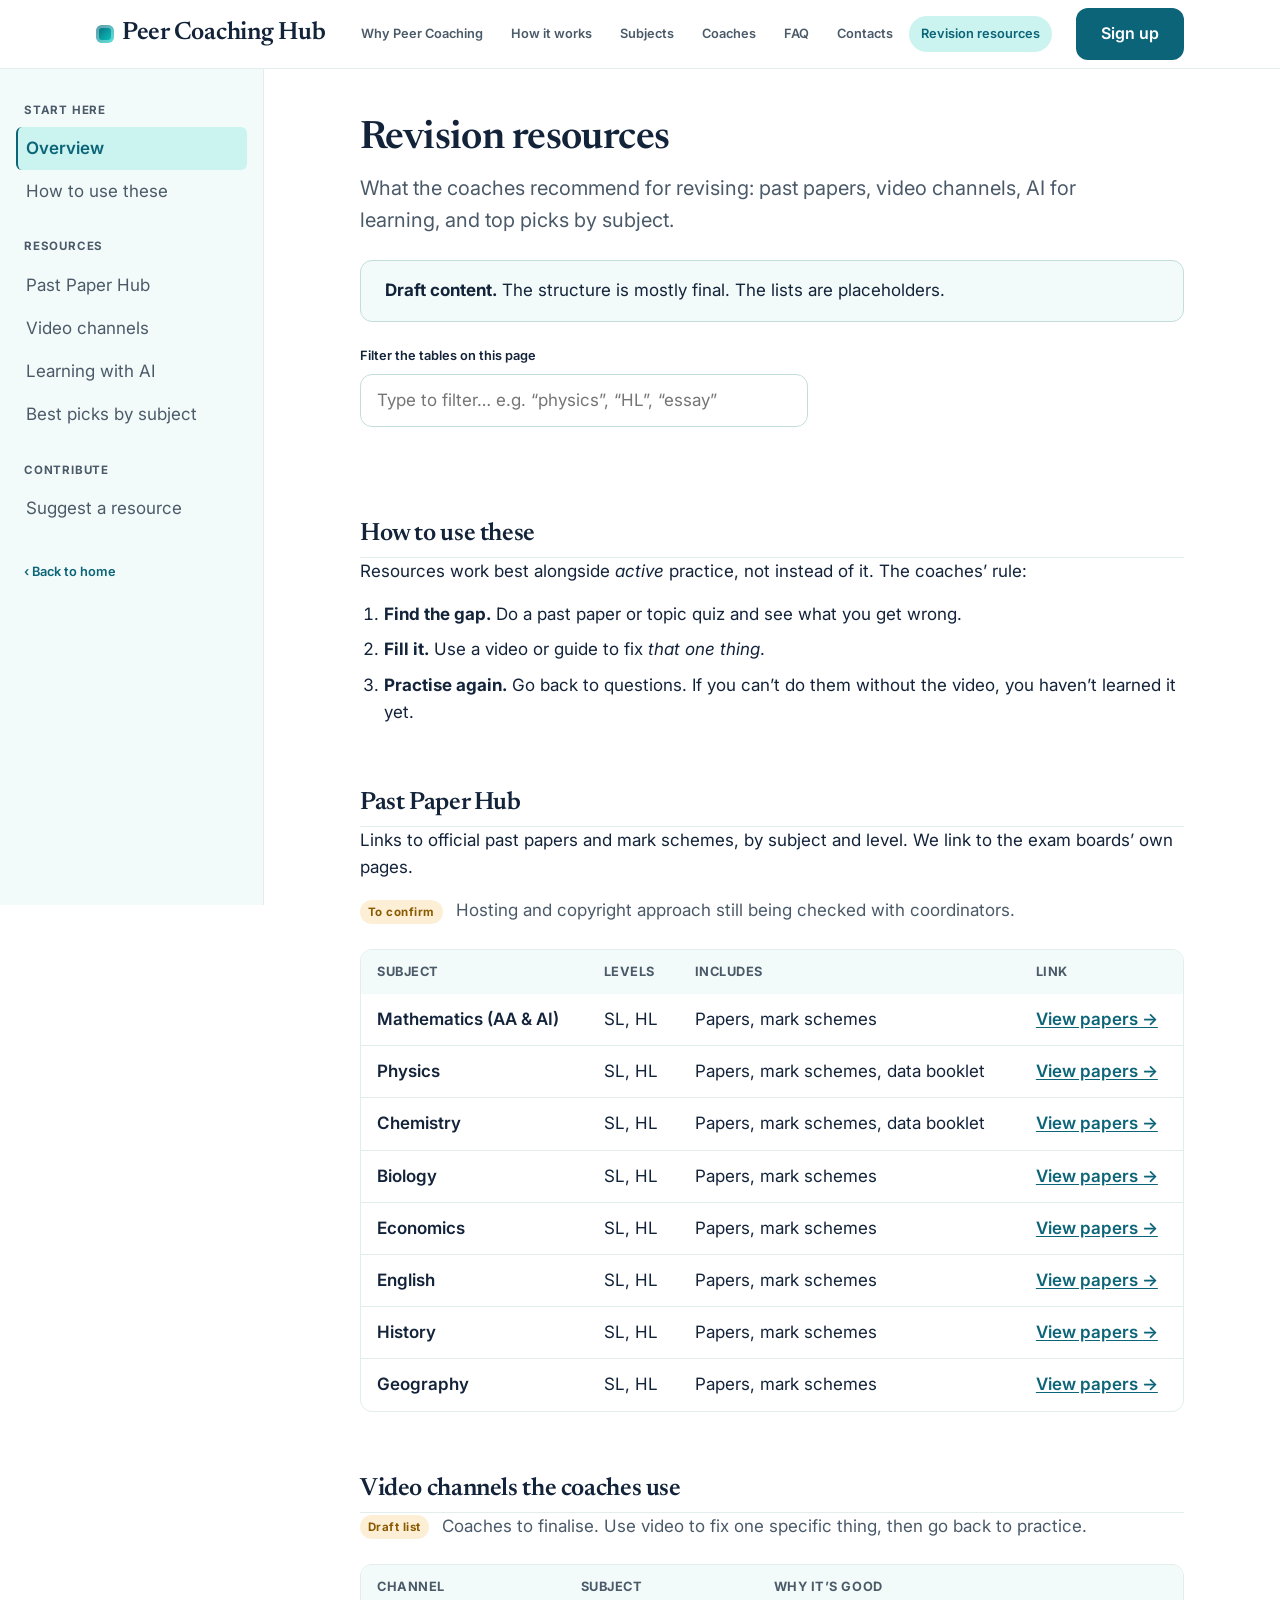
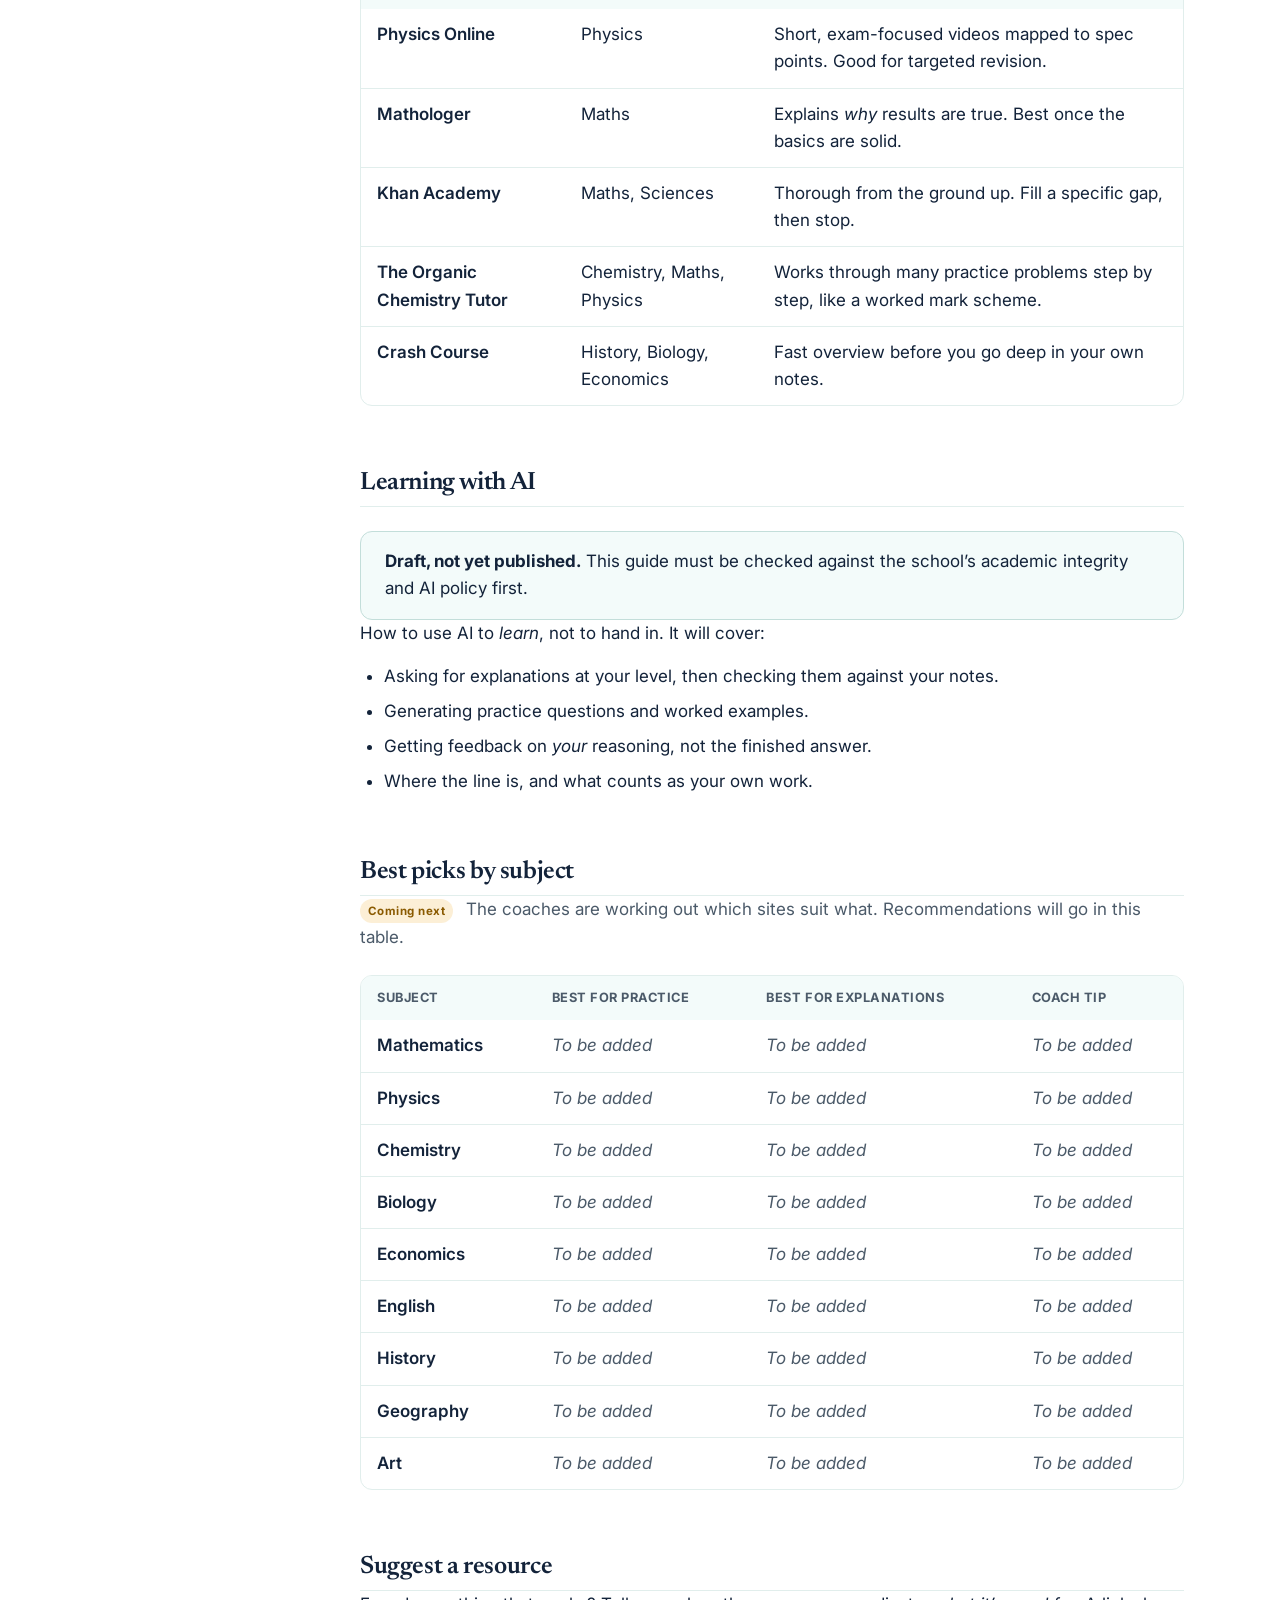
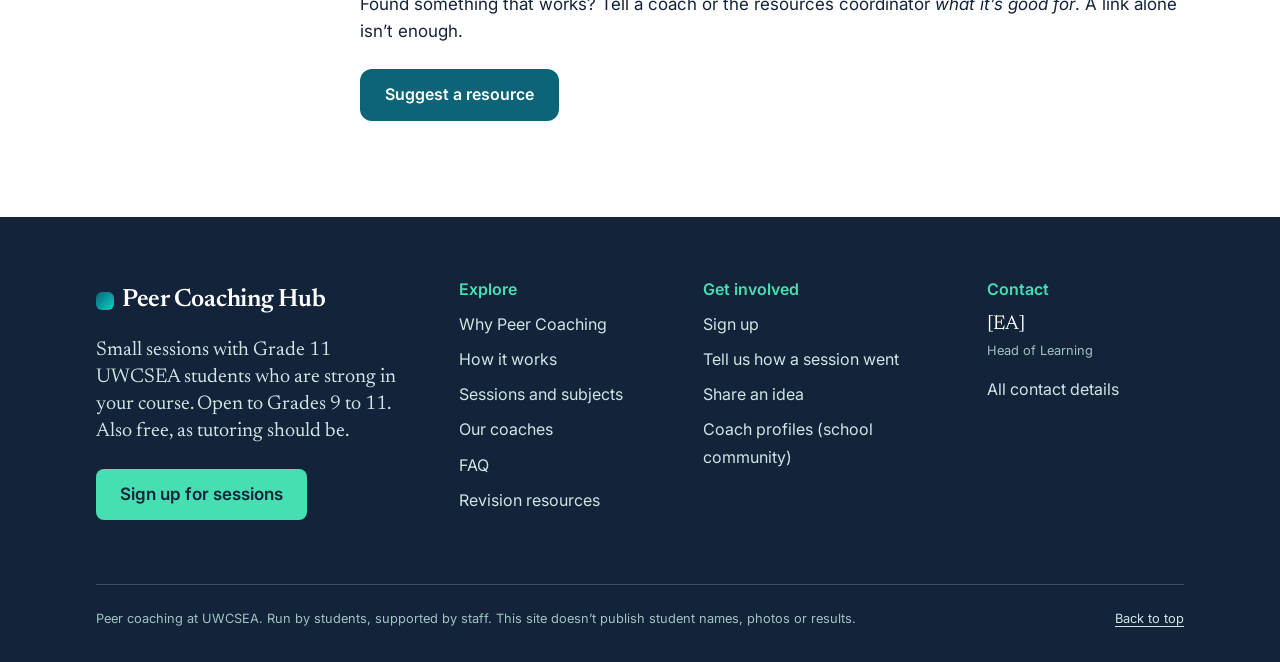
<file: mockups/resources.html>
<!doctype html>
<html lang="en">
<head>
<meta charset="utf-8">
<meta name="viewport" content="width=device-width, initial-scale=1">
<title>Revision resources — Peer Coaching Hub</title>
<meta name="description" content="Past papers, video channels, AI for learning and top picks by subject, chosen by the Peer Coaching coaches.">
<link rel="icon" href="favicon.svg" type="image/svg+xml">
<link rel="icon" href="favicon-32.png" sizes="32x32" type="image/png">
<link rel="apple-touch-icon" href="apple-touch-icon.png">
<link rel="preconnect" href="https://fonts.googleapis.com">
<link rel="preconnect" href="https://fonts.gstatic.com" crossorigin>
<link href="https://fonts.googleapis.com/css2?family=Inter:wght@400;500;600;700&family=Newsreader:opsz,wght@6..72,500;6..72,600&display=swap" rel="stylesheet">
<link rel="stylesheet" href="shared/tokens.css">
<link rel="stylesheet" href="shared/reset.css">
<link rel="stylesheet" href="shared/a11y.css">
<link rel="stylesheet" href="styles.css?v=5">
<link rel="stylesheet" href="resources.css">
</head>
<body class="res-page" id="top">
<a class="skip-link" href="#main">Skip to content</a>

<header class="site-header">
  <div class="bar">
    <a class="wordmark" href="index.html">
      <span class="mark" aria-hidden="true"></span>
      Peer Coaching&nbsp;Hub
    </a>
    <nav class="mainnav" aria-label="Site">
      <button class="nav-toggle tap" aria-expanded="false" aria-controls="navlist">
        <span class="sr-only">Menu</span>
        <span class="burger" aria-hidden="true"></span>
      </button>
      <ul id="navlist" role="list">
        <li><a href="index.html#why">Why Peer Coaching</a></li>
        <li><a href="index.html#how">How it works</a></li>
        <li><a href="index.html#subjects">Subjects</a></li>
        <li><a href="index.html#coaches">Coaches</a></li>
        <li><a href="index.html#faq">FAQ</a></li>
        <li><a href="index.html#contacts">Contacts</a></li>
        <li><a href="resources.html" aria-current="page">Revision resources</a></li>
      </ul>
    </nav>
    <a class="btn btn-primary header-cta" href="index.html#signup">Sign up</a>
  </div>
</header>

<div class="res-mobilebar">
  <button class="sidebar-toggle" aria-expanded="false" aria-controls="sidebar">
    <span class="bars" aria-hidden="true"></span> On this page
  </button>
</div>

<div class="app">

  <nav class="sidebar" id="sidebar" aria-label="On this page">
    <div class="side-group">
      <p class="side-heading">Start here</p>
      <ul>
        <li><a href="#overview">Overview</a></li>
        <li><a href="#how-to-use">How to use these</a></li>
      </ul>
    </div>

    <div class="side-group">
      <p class="side-heading">Resources</p>
      <ul>
        <li><a href="#past-papers">Past Paper Hub</a></li>
        <li><a href="#videos">Video channels</a></li>
        <li><a href="#ai">Learning with AI</a></li>
        <li><a href="#by-subject">Best picks by subject</a></li>
      </ul>
    </div>

    <div class="side-group">
      <p class="side-heading">Contribute</p>
      <ul>
        <li><a href="#suggest">Suggest a resource</a></li>
      </ul>
    </div>

    <p class="side-back"><a href="index.html">&lsaquo; Back to home</a></p>
  </nav>

  <main class="content" id="main">
    <div class="content-inner">

      <header class="doc-section doc-section--first" id="overview">
        <h1 class="page-title">Revision resources</h1>
        <p class="page-lede">
          What the coaches recommend for revising: past papers, video channels,
          AI for learning, and top picks by subject.
        </p>
        <div class="callout">
          <strong>Draft content.</strong> The structure is mostly final. The lists
          are placeholders.
        </div>

        <div class="filter-box">
          <label for="res-filter">Filter the tables on this page</label>
          <input type="search" id="res-filter" placeholder="Type to filter&hellip; e.g. &ldquo;physics&rdquo;, &ldquo;HL&rdquo;, &ldquo;essay&rdquo;" autocomplete="off">
          <p class="filter-count" id="res-count" aria-live="polite"></p>
        </div>
      </header>

      <section class="doc-section" id="how-to-use" aria-labelledby="how-h">
        <h2 id="how-h">How to use these</h2>
        <p>Resources work best alongside <em>active</em> practice, not instead of it. The coaches&rsquo; rule:</p>
        <ol>
          <li><strong>Find the gap.</strong> Do a past paper or topic quiz and see what you get wrong.</li>
          <li><strong>Fill it.</strong> Use a video or guide to fix <em>that one thing</em>.</li>
          <li><strong>Practise again.</strong> Go back to questions. If you can&rsquo;t do them without the video, you haven&rsquo;t learned it yet.</li>
        </ol>
      </section>

      <section class="doc-section" id="past-papers" aria-labelledby="pp-h">
        <h2 id="pp-h">Past Paper Hub</h2>
        <p>Links to official past papers and mark schemes, by subject and level. We link to the exam boards&rsquo; own pages.</p>
        <p class="muted"><span class="pill pill--sample">To confirm</span> Hosting and copyright approach still being checked with coordinators.</p>
        <div class="table-scroll">
          <table class="doc" data-filterable>
            <caption class="sr-only">Past paper links by subject</caption>
            <thead><tr><th scope="col">Subject</th><th scope="col">Levels</th><th scope="col">Includes</th><th scope="col">Link</th></tr></thead>
            <tbody>
              <tr><th scope="row">Mathematics (AA &amp; AI)</th><td>SL, HL</td><td>Papers, mark schemes</td><td><a href="#">View papers &rarr;</a></td></tr>
              <tr><th scope="row">Physics</th><td>SL, HL</td><td>Papers, mark schemes, data booklet</td><td><a href="#">View papers &rarr;</a></td></tr>
              <tr><th scope="row">Chemistry</th><td>SL, HL</td><td>Papers, mark schemes, data booklet</td><td><a href="#">View papers &rarr;</a></td></tr>
              <tr><th scope="row">Biology</th><td>SL, HL</td><td>Papers, mark schemes</td><td><a href="#">View papers &rarr;</a></td></tr>
              <tr><th scope="row">Economics</th><td>SL, HL</td><td>Papers, mark schemes</td><td><a href="#">View papers &rarr;</a></td></tr>
              <tr><th scope="row">English</th><td>SL, HL</td><td>Papers, mark schemes</td><td><a href="#">View papers &rarr;</a></td></tr>
              <tr><th scope="row">History</th><td>SL, HL</td><td>Papers, mark schemes</td><td><a href="#">View papers &rarr;</a></td></tr>
              <tr><th scope="row">Geography</th><td>SL, HL</td><td>Papers, mark schemes</td><td><a href="#">View papers &rarr;</a></td></tr>
            </tbody>
          </table>
        </div>
      </section>

      <section class="doc-section" id="videos" aria-labelledby="yt-h">
        <h2 id="yt-h">Video channels the coaches use</h2>
        <p class="muted"><span class="pill pill--sample">Draft list</span> Coaches to finalise. Use video to fix one specific thing, then go back to practice.</p>
        <div class="table-scroll">
          <table class="doc" data-filterable>
            <caption class="sr-only">Recommended video channels</caption>
            <thead><tr><th scope="col">Channel</th><th scope="col">Subject</th><th scope="col">Why it&rsquo;s good</th></tr></thead>
            <tbody>
              <tr><th scope="row">Physics Online</th><td>Physics</td><td>Short, exam-focused videos mapped to spec points. Good for targeted revision.</td></tr>
              <tr><th scope="row">Mathologer</th><td>Maths</td><td>Explains <em>why</em> results are true. Best once the basics are solid.</td></tr>
              <tr><th scope="row">Khan Academy</th><td>Maths, Sciences</td><td>Thorough from the ground up. Fill a specific gap, then stop.</td></tr>
              <tr><th scope="row">The Organic Chemistry Tutor</th><td>Chemistry, Maths, Physics</td><td>Works through many practice problems step by step, like a worked mark scheme.</td></tr>
              <tr><th scope="row">Crash Course</th><td>History, Biology, Economics</td><td>Fast overview before you go deep in your own notes.</td></tr>
            </tbody>
          </table>
        </div>
      </section>

      <section class="doc-section" id="ai" aria-labelledby="ai-h">
        <h2 id="ai-h">Learning with AI</h2>
        <div class="callout">
          <strong>Draft, not yet published.</strong> This guide must be checked
          against the school&rsquo;s academic integrity and AI policy first.
        </div>
        <p>How to use AI to <em>learn</em>, not to hand in. It will cover:</p>
        <ul>
          <li>Asking for explanations at your level, then checking them against your notes.</li>
          <li>Generating practice questions and worked examples.</li>
          <li>Getting feedback on <em>your</em> reasoning, not the finished answer.</li>
          <li>Where the line is, and what counts as your own work.</li>
        </ul>
      </section>

      <section class="doc-section" id="by-subject" aria-labelledby="bs-h">
        <h2 id="bs-h">Best picks by subject</h2>
        <p class="muted"><span class="pill pill--sample">Coming next</span> The coaches are working out which sites suit what. Recommendations will go in this table.</p>
        <div class="table-scroll">
          <table class="doc" data-filterable>
            <caption class="sr-only">Recommended resources by subject, to be completed</caption>
            <thead><tr><th scope="col">Subject</th><th scope="col">Best for practice</th><th scope="col">Best for explanations</th><th scope="col">Coach tip</th></tr></thead>
            <tbody>
              <tr><th scope="row">Mathematics</th><td class="tbc">To be added</td><td class="tbc">To be added</td><td class="tbc">To be added</td></tr>
              <tr><th scope="row">Physics</th><td class="tbc">To be added</td><td class="tbc">To be added</td><td class="tbc">To be added</td></tr>
              <tr><th scope="row">Chemistry</th><td class="tbc">To be added</td><td class="tbc">To be added</td><td class="tbc">To be added</td></tr>
              <tr><th scope="row">Biology</th><td class="tbc">To be added</td><td class="tbc">To be added</td><td class="tbc">To be added</td></tr>
              <tr><th scope="row">Economics</th><td class="tbc">To be added</td><td class="tbc">To be added</td><td class="tbc">To be added</td></tr>
              <tr><th scope="row">English</th><td class="tbc">To be added</td><td class="tbc">To be added</td><td class="tbc">To be added</td></tr>
              <tr><th scope="row">History</th><td class="tbc">To be added</td><td class="tbc">To be added</td><td class="tbc">To be added</td></tr>
              <tr><th scope="row">Geography</th><td class="tbc">To be added</td><td class="tbc">To be added</td><td class="tbc">To be added</td></tr>
              <tr><th scope="row">Art</th><td class="tbc">To be added</td><td class="tbc">To be added</td><td class="tbc">To be added</td></tr>
            </tbody>
          </table>
        </div>
      </section>

      <section class="doc-section" id="suggest" aria-labelledby="sg-h">
        <h2 id="sg-h">Suggest a resource</h2>
        <p>Found something that works? Tell a coach or the resources coordinator <em>what it&rsquo;s good for</em>. A link alone isn&rsquo;t enough.</p>
        <p><a class="btn btn-primary" href="#">Suggest a resource</a></p>
      </section>

    </div>
  </main>
</div>

<footer class="site-footer">
  <div class="wrap">
    <div class="footer-grid">
      <div class="foot-brand">
        <a class="wordmark wordmark--foot" href="index.html#top"><span class="mark" aria-hidden="true"></span> Peer Coaching Hub</a>
        <p class="foot-tagline">Small sessions with Grade 11 UWCSEA students who are strong in your course. Open to Grades 9 to 11. Also free, as tutoring should be.</p>
        <a class="foot-cta" href="https://docs.google.com/forms/d/e/1FAIpQLSf1Z1Iq5IEXSOcfdVRDhCTiiGeBbZqanfJGEhni4e6G5SWXrQ/viewform?usp=dialog" target="_blank" rel="noopener">Sign up for sessions</a>
      </div>
      <nav aria-labelledby="foot-explore">
        <h2 class="foot-h" id="foot-explore">Explore</h2>
        <ul role="list" class="foot-links">
          <li><a href="index.html#why">Why Peer Coaching</a></li>
          <li><a href="index.html#how">How it works</a></li>
          <li><a href="index.html#sessions">Sessions and subjects</a></li>
          <li><a href="index.html#coaches">Our coaches</a></li>
          <li><a href="index.html#faq">FAQ</a></li>
          <li><a href="resources.html">Revision resources</a></li>
        </ul>
      </nav>
      <nav aria-labelledby="foot-involved">
        <h2 class="foot-h" id="foot-involved">Get involved</h2>
        <ul role="list" class="foot-links">
          <li><a href="https://docs.google.com/forms/d/e/1FAIpQLSf1Z1Iq5IEXSOcfdVRDhCTiiGeBbZqanfJGEhni4e6G5SWXrQ/viewform?usp=dialog" target="_blank" rel="noopener">Sign up</a></li>
          <li><a href="https://docs.google.com/forms/d/e/1FAIpQLSdO1knURxH_Y7hktqq55VOhucZ54KXzyFL63JLpLE9nKnRXXw/viewform" target="_blank" rel="noopener">Tell us how a session went</a></li>
          <li><a href="https://docs.google.com/forms/d/e/1FAIpQLSdWF9qcGGwyZ7Q5Gqzubm27lK_oFiN86UlWAIq_QRwKf6ZrKw/viewform?usp=publish-editor" target="_blank" rel="noopener">Share an idea</a></li>
          <li><a href="https://docs.google.com/presentation/d/1KqxIJSPlPA27UpcIySqv_jAeX1GntdFx/edit?usp=sharing&amp;ouid=116814784392305249790&amp;rtpof=true&amp;sd=true" target="_blank" rel="noopener">Coach profiles (school community)</a></li>
        </ul>
      </nav>
      <div>
        <h2 class="foot-h" id="foot-contact">Contact</h2>
        <p class="foot-contact">[EA]<br><span>Head of Learning</span></p>
        <p class="foot-contact"><a href="index.html#contacts">All contact details</a></p>
      </div>
    </div>
    <div class="foot-base">
      <p>Peer coaching at UWCSEA. Run by students, supported by staff. This site doesn&rsquo;t publish student names, photos or results.</p>
      <a class="foot-top" href="#top">Back to top</a>
    </div>
  </div>
</footer>

<script src="app.js" defer></script>
<script src="resources.js" defer></script>
</body>
</html>
</file>
<file: mockups/shared/tokens.css>
/* ==========================================================================
   Peer Coaching Hub — shared design tokens
   Source of truth: docs/design-system.md
   This file is IDENTICAL across all three mockups. Do not fork it.
   Each mockup's own styles.css imports this and never redefines a primitive.
   ========================================================================== */

:root {
  /* --- Colour primitives (from resources _n_aesthetics/) --------------------
     cyan / mint / green are FILLS AND GRAPHICS ONLY — they fail text contrast
     on white. Never use them for text or meaningful icons. */
  --uwc-navy:       #13233A;
  --uwc-teal-deep:  #0B6477;
  --uwc-teal:       #14919B;
  --uwc-cyan:       #0AD1C8;
  --uwc-mint:       #45DFB1;
  --uwc-green:      #80ED99;
  --uwc-pale:       #CBF3F0;
  --white:          #FFFFFF;

  /* --- Semantic tokens ---------------------------------------------------- */
  --bg:             #FFFFFF;
  --bg-subtle:      #F3FBFA;   /* pale mint-tinted section band */
  --surface:        #FFFFFF;
  --surface-2:      #F3FBFA;
  --border:         #E1EEEC;
  --border-strong:  #C3DEDA;

  --text:           #13233A;   /* uwc-navy */
  --text-muted:     #4B5A69;
  --text-on-fill:   #FFFFFF;   /* text sitting on teal-deep */

  --primary:        #0B6477;   /* uwc-teal-deep — AA on white (~6.3:1) */
  --primary-hover:  #14919B;
  --primary-weak:   #CBF3F0;

  --accent:         #0AD1C8;   /* decorative only */
  --accent-mint:    #45DFB1;   /* decorative only */

  --focus-ring:     #14919B;
  --link:           #0B6477;
  --link-hover:     #14919B;

  /* status */
  --danger:         #B23A48;   /* cancellations / urgent notices */
  --danger-bg:      #FBEDEE;
  --success:        #0B6477;
  --success-bg:     #E7F6F4;

  /* --- Typography ------------------------------------------------------------
     Body face is fixed (Inter). Heading/display face is set per mockup
     via --font-display in that mockup's own styles.css. */
  --font-body: "Inter", -apple-system, "Segoe UI", Roboto, system-ui, sans-serif;
  --font-display: var(--font-body); /* overridden per mockup */

  /* Type scale — major third (1.25) */
  --step--1: 0.8rem;
  --step-0:  1rem;
  --step-1:  1.25rem;
  --step-2:  1.563rem;
  --step-3:  1.953rem;
  --step-4:  2.441rem;
  --step-5:  3.052rem;

  --leading-prose: 1.6;
  --leading-tight: 1.2;
  --measure: 42rem;       /* prose max-width */
  --measure-wide: 72rem;  /* layout max-width */

  /* --- Spacing scale (4px base) ---------------------------------------- */
  --space-1: 4px;
  --space-2: 8px;
  --space-3: 12px;
  --space-4: 16px;
  --space-5: 24px;
  --space-6: 32px;
  --space-7: 48px;
  --space-8: 64px;
  --space-9: 96px;
  --space-10: 128px;

  /* --- Radius --------------------------------------------------------- */
  --radius-sm: 6px;
  --radius: 12px;
  --radius-lg: 20px;
  --radius-full: 999px;

  /* --- Shadows (keep light) ----------------------------------------- */
  --shadow-sm: 0 1px 2px rgba(19, 35, 58, .06);
  --shadow: 0 6px 20px rgba(19, 35, 58, .08);

  /* --- Breakpoints (reference — CSS can't use vars in media queries) ---
     sm 480 · md 768 · lg 1024 · xl 1280. Mobile-first. */
}
</file>
<file: mockups/shared/a11y.css>
/* ==========================================================================
   Peer Coaching Hub — shared accessibility primitives
   WCAG 2.1 AA baseline (docs/design-system.md). Shared across all mockups.
   ========================================================================== */

/* Visible focus for keyboard users on every interactive element. */
:focus-visible {
  outline: 2px solid var(--focus-ring);
  outline-offset: 2px;
  border-radius: var(--radius-sm);
}
/* Don't show the ring for mouse clicks in browsers that support :focus-visible. */
:focus:not(:focus-visible) { outline: none; }

/* Skip link — visually hidden until focused. */
.skip-link {
  position: absolute;
  left: var(--space-3);
  top: var(--space-3);
  transform: translateY(-150%);
  transition: transform .15s ease;
  background: var(--primary);
  color: var(--text-on-fill);
  padding: var(--space-2) var(--space-4);
  border-radius: var(--radius-sm);
  z-index: 999;
  text-decoration: none;
}
.skip-link:focus { transform: translateY(0); }

/* Screen-reader-only utility. */
.sr-only {
  position: absolute;
  width: 1px; height: 1px;
  padding: 0; margin: -1px;
  overflow: hidden;
  clip: rect(0 0 0 0);
  white-space: nowrap;
  border: 0;
}

/* Interactive targets meet the 44px minimum. Applies to standalone controls;
   inline links inside prose are exempt (they inherit the line box).
   Each mockup adds .tap to nav links / icon buttons that need explicit sizing. */
button, [role="button"], summary, .tap {
  min-height: 44px;
  min-width: 44px;
}
:where(button, [role="button"], .tap) {
  display: inline-flex;
  align-items: center;
  justify-content: center;
}

/* Respect reduced-motion — no essential info conveyed by motion alone. */
@media (prefers-reduced-motion: reduce) {
  *, *::before, *::after {
    animation-duration: .001ms !important;
    animation-iteration-count: 1 !important;
    transition-duration: .001ms !important;
    scroll-behavior: auto !important;
  }
}
</file>
<file: mockups/styles.css>
/* ==========================================================================
   Peer Coaching Hub — site styles (home page + shared header/footer)
   Parent-first and editorial: Newsreader serif headings over Inter body,
   ruled rows instead of card grids, one dark navy band for trust.
   Imports shared/{tokens,reset,a11y}.css first.
   ========================================================================== */

:root {
  --font-display: "Newsreader", Georgia, "Times New Roman", serif;
  --header-h: 64px;
}

body { font-size: 1rem; }
@media (min-width: 1024px) { body { font-size: 1.0625rem; } }

h1, h2, h3 { font-family: var(--font-display); font-weight: 600; letter-spacing: -0.015em; line-height: 1.12; }

.wrap {
  width: 100%;
  max-width: var(--measure-wide);
  margin-inline: auto;
  padding-inline: var(--space-4);
}
.wrap--narrow { max-width: 48rem; }
@media (min-width: 768px) { .wrap { padding-inline: var(--space-6); } }

/* --- header ------------------------------------------------------------- */
.site-header {
  position: sticky; top: 0; z-index: 50;
  background: rgba(255,255,255,.94);
  backdrop-filter: blur(8px);
  border-bottom: 1px solid var(--border);
}
.bar {
  max-width: var(--measure-wide); margin-inline: auto;
  display: flex; align-items: center; gap: var(--space-4);
  padding: var(--space-2) var(--space-4);
  min-height: var(--header-h);
}
@media (min-width: 768px) { .bar { padding-inline: var(--space-6); } }

.wordmark {
  display: inline-flex; align-items: center; gap: var(--space-2);
  font-family: var(--font-display); font-weight: 600;
  color: var(--text); text-decoration: none; white-space: nowrap;
  font-size: var(--step-2); letter-spacing: -0.01em;
}
.wordmark .mark {
  width: 18px; height: 18px; border-radius: 6px;
  background: linear-gradient(135deg, var(--uwc-teal-deep), var(--uwc-cyan));
  box-shadow: inset 0 0 0 3px rgba(255,255,255,.35);
}

.mainnav { margin-left: auto; }
.mainnav ul {
  display: flex; gap: var(--space-1); align-items: center;
  list-style: none; padding: 0; margin: 0;
}
.mainnav a {
  display: inline-flex; align-items: center;
  padding: var(--space-2) var(--space-3);
  border-radius: var(--radius-full);
  color: var(--text-muted); text-decoration: none;
  font-size: var(--step--1); font-weight: 600;
  white-space: nowrap;
}
.mainnav a:hover { color: var(--primary); background: var(--primary-weak); }
.mainnav a[aria-current="true"],
.mainnav a[aria-current="page"] { color: var(--primary); background: var(--primary-weak); }

.nav-toggle { display: none; background: none; border: 0; padding: var(--space-2); cursor: pointer; }
.burger, .burger::before, .burger::after {
  display: block; width: 22px; height: 2px; background: var(--text);
  border-radius: 2px; transition: transform .2s ease, opacity .2s ease;
}
.burger::before, .burger::after { content: ""; position: relative; }
.burger::before { top: -7px; } .burger::after { top: 5px; }
.nav-toggle[aria-expanded="true"] .burger { background: transparent; }
.nav-toggle[aria-expanded="true"] .burger::before { transform: translateY(7px) rotate(45deg); }
.nav-toggle[aria-expanded="true"] .burger::after  { transform: translateY(-7px) rotate(-45deg); }

.header-cta { margin-left: var(--space-2); }

/* --- buttons --------------------------------------------------------- */
.btn {
  display: inline-flex; align-items: center; justify-content: center;
  gap: var(--space-2);
  padding: var(--space-3) var(--space-5);
  border-radius: var(--radius);
  font-weight: 600; text-decoration: none;
  font-size: var(--step-0);
  border: 1px solid transparent;
  transition: background .15s ease, border-color .15s ease, color .15s ease;
}
.btn-lg { padding: var(--space-4) var(--space-6); font-size: var(--step-1); }
.btn-primary { background: var(--primary); color: var(--text-on-fill); }
.btn-primary:hover { background: var(--primary-hover); color: var(--text-on-fill); }
.btn-ghost { background: transparent; color: var(--primary); border-color: var(--border-strong); }
.btn-ghost:hover { border-color: var(--primary); background: var(--primary-weak); color: var(--primary); }

/* --- hero ----------------------------------------------------------- */
.hero {
  background:
    radial-gradient(52rem 26rem at 96% -10%, rgba(10,209,200,.16), transparent 62%),
    radial-gradient(40rem 22rem at -6% 100%, rgba(69,223,177,.12), transparent 58%),
    var(--bg);
  border-bottom: 1px solid var(--border);
  padding-block: var(--space-8) var(--space-7);
}
@media (min-width: 900px) { .hero { padding-block: var(--space-10) var(--space-8); } }
.hero h1 {
  font-size: clamp(2.5rem, 6vw, 4.5rem);
  font-weight: 500; line-height: 1.04; letter-spacing: -0.025em;
  max-width: 16ch;
}
.hero-sub { color: var(--text-muted); font-size: var(--step-1); max-width: 38rem; margin-top: var(--space-5); }
.hero-actions { display: flex; flex-wrap: wrap; gap: var(--space-3); margin-top: var(--space-6); }
.hero-note { font-size: var(--step--1); color: var(--text-muted); margin-top: var(--space-3); }

.facts {
  display: grid; grid-template-columns: repeat(2, 1fr);
  margin: var(--space-8) 0 0; padding: 0;
  border-top: 1px solid var(--border-strong);
}
@media (min-width: 720px) { .facts { grid-template-columns: repeat(4, 1fr); } }
.facts > div { padding: var(--space-4) var(--space-4) var(--space-4) 0; }
@media (min-width: 720px) { .facts > div + div { padding-left: var(--space-5); border-left: 1px solid var(--border); } }
.facts dt { font-size: var(--step--1); color: var(--text-muted); font-weight: 500; }
.facts dd {
  margin: var(--space-1) 0 0;
  font-family: var(--font-display); font-weight: 500;
  font-size: var(--step-3); line-height: 1.1; color: var(--primary);
}

/* --- section shell ------------------------------------------------- */
.section, #signup, [id] { scroll-margin-top: calc(var(--header-h) + var(--space-4)); }
.section { padding-block: var(--space-8); }
@media (min-width: 900px) { .section { padding-block: var(--space-9); } }
.section--tint { background: var(--bg-subtle); border-block: 1px solid var(--border); }
.section-head { margin-bottom: var(--space-6); max-width: 44rem; }
.section h2, .trust h2 { font-size: var(--step-3); }
@media (min-width: 900px) { .section h2, .trust h2 { font-size: var(--step-4); } }
.section-sub { color: var(--text-muted); margin-top: var(--space-3); max-width: 44rem; font-size: var(--step-1); }
.split h2 + .section-sub { font-size: var(--step-0); }

/* --- pills ---------------------------------------------------------- */
.pill {
  display: inline-block; vertical-align: middle;
  font-family: var(--font-body);
  font-size: 0.72rem; font-weight: 700; letter-spacing: .04em;
  padding: 3px 8px; border-radius: var(--radius-full);
  background: var(--primary-weak); color: var(--primary);
  margin-right: var(--space-2);
}
.pill--sample { background: #FCEFD6; color: #8A5A00; }

/* --- why: ruled rows ---------------------------------------------- */
.why-list { border-top: 1px solid var(--border-strong); }
.why-row {
  display: grid; gap: var(--space-2);
  padding-block: var(--space-5);
  border-bottom: 1px solid var(--border);
}
@media (min-width: 760px) {
  .why-row { grid-template-columns: minmax(0, 1fr) minmax(0, 1.6fr); gap: var(--space-7); padding-block: var(--space-6); }
}
.why-row h3 { font-size: var(--step-2); font-weight: 500; }
.why-row p { color: var(--text-muted); max-width: 52ch; }

/* --- how it works: a real sequence --------------------------------- */
.steps {
  list-style: none; padding: 0; margin: 0;
  display: grid; gap: var(--space-6);
}
@media (min-width: 640px) { .steps { grid-template-columns: repeat(2, 1fr); } }
@media (min-width: 1000px) { .steps { grid-template-columns: repeat(4, 1fr); gap: var(--space-6); } }
.steps li { border-top: 2px solid var(--primary); padding-top: var(--space-4); }
.step-num {
  display: block; font-family: var(--font-display); font-weight: 500;
  font-size: var(--step-4); line-height: 1; color: var(--primary);
}
.steps h3 { font-size: var(--step-2); font-weight: 500; margin-top: var(--space-3); }
.steps p { color: var(--text-muted); margin-top: var(--space-2); max-width: 32ch; }

/* --- two-column blocks -------------------------------------------- */
.split { display: grid; gap: var(--space-7); }
@media (min-width: 860px) { .split { grid-template-columns: 1fr 1fr; gap: var(--space-9); align-items: start; } }
.split--center { align-items: center; }
.chips { list-style: none; padding: 0; margin: var(--space-5) 0 0; display: flex; flex-wrap: wrap; gap: var(--space-2); }
.chips li {
  padding: var(--space-2) var(--space-4);
  background: var(--surface); border: 1px solid var(--border-strong);
  border-radius: var(--radius-full); font-weight: 500;
}
.slots { list-style: none; padding: 0; margin: var(--space-5) 0 0; border-top: 1px solid var(--border-strong); }
.slots li {
  display: flex; justify-content: space-between; align-items: baseline; gap: var(--space-4);
  padding: var(--space-3) 0; border-bottom: 1px solid var(--border);
}
.slot-time { font-family: var(--font-display); font-size: var(--step-1); font-weight: 500; }
.slot-label { color: var(--text-muted); }
.coach-cta { margin-top: var(--space-5); }
.aside-card {
  background: var(--surface); border: 1px solid var(--border-strong);
  border-radius: var(--radius-lg); padding: var(--space-6);
}
.aside-card h3 { font-size: var(--step-2); font-weight: 500; }
.aside-card p { color: var(--text-muted); margin-top: var(--space-3); }

/* --- trust band: the one dark moment ----------------------------- */
.trust { background: var(--uwc-navy); color: #fff; padding-block: var(--space-8); }
@media (min-width: 900px) { .trust { padding-block: var(--space-9); } }
.trust h2 { color: #fff; font-weight: 500; max-width: 20ch; }
.trust-grid { display: grid; gap: var(--space-6); margin-top: var(--space-7); }
@media (min-width: 860px) { .trust-grid { grid-template-columns: repeat(3, 1fr); gap: var(--space-7); } }
.trust-grid > div { border-top: 1px solid rgba(255,255,255,.25); padding-top: var(--space-4); }
.trust-grid p { color: #cfe6e4; margin-top: var(--space-2); max-width: 36ch; }
.trust-grid h3 { font-family: var(--font-body); font-size: var(--step-0); font-weight: 600; letter-spacing: 0; color: var(--uwc-mint); }
.trust-grid .trust-lead { font-family: var(--font-display); font-weight: 500; font-size: var(--step-2); line-height: 1.2; letter-spacing: -0.01em; color: #fff; margin-top: var(--space-3); max-width: 18ch; text-wrap: balance; }
.trust-list { list-style: none; padding: 0; margin-top: var(--space-5); max-width: 34ch; }
.trust-list li { color: #cfe6e4; font-size: var(--step-0); line-height: 1.55; padding-block: var(--space-3); border-top: 1px solid rgba(255,255,255,.18); }
.trust-list li:last-child { border-bottom: 1px solid rgba(255,255,255,.18); }
.trust-people li { display: grid; gap: var(--space-1, 4px); }
.t-name { font-family: var(--font-display); font-weight: 500; font-size: var(--step-1); line-height: 1.2; color: #fff; }
.t-role { font-size: var(--step--1); line-height: 1.4; margin-top: 2px; }

.inline-link { font-weight: 600; color: var(--link); text-decoration: underline; text-underline-offset: 3px; }
.inline-link:hover { color: var(--link-hover); }

/* --- accordion ----------------------------------- */
.accordion { border-top: 1px solid var(--border-strong); }
.accordion details { border-bottom: 1px solid var(--border-strong); }
.accordion summary {
  list-style: none; cursor: pointer;
  padding: var(--space-5) 0;
  font-weight: 600; font-family: var(--font-display); font-size: var(--step-1);
  display: flex; align-items: center; justify-content: space-between; gap: var(--space-4);
}
.accordion summary::-webkit-details-marker { display: none; }
.accordion summary::after {
  content: ""; flex: none; width: 10px; height: 10px;
  border-right: 2px solid var(--primary); border-bottom: 2px solid var(--primary);
  transform: rotate(45deg); transition: transform .2s ease;
}
.accordion details[open] summary::after { transform: rotate(-135deg); }
.accordion summary:hover { color: var(--primary); }
.acc-body { padding: 0 0 var(--space-5); }
.acc-body p { color: var(--text-muted); max-width: 60ch; }

/* --- dev note: internal message, never part of the real site --- */
.dev-note { margin-top: var(--space-4); max-width: 44rem; padding: var(--space-4) var(--space-5); background: #FFF3C4; color: #4A3500; border: 3px dashed #B26A00; border-radius: 8px; font-size: var(--step-0); line-height: 1.45; }
.dev-note strong { font-weight: 700; }

/* --- contacts ----------------------------------- */
.contact-grid {
  list-style: none; padding: 0; margin: 0;
  display: grid; gap: var(--space-4); grid-template-columns: 1fr;
}
@media (min-width: 760px) { .contact-grid { grid-template-columns: repeat(3, 1fr); } }
.contact-card {
  background: var(--surface); border: 1px solid var(--border-strong);
  border-radius: var(--radius); padding: var(--space-5);
}
.contact-role { font-family: var(--font-display); font-weight: 600; font-size: var(--step-1); }
.contact-detail { color: var(--primary); font-weight: 600; font-size: var(--step--1); margin-top: var(--space-2); word-break: break-word; }
.contact-note { color: var(--text-muted); font-size: var(--step--1); margin-top: var(--space-2); }
.feedback-line { margin-top: var(--space-6); font-size: var(--step-1); }

/* --- footer ------------------------------------ */
.site-footer { background: var(--uwc-navy); color: #cfe6e4; padding-block: var(--space-8) var(--space-6); }
.footer-grid { display: grid; gap: var(--space-7) var(--space-6); }
@media (min-width: 640px) { .footer-grid { grid-template-columns: 1fr 1fr; } .foot-brand { grid-column: 1 / -1; } }
@media (min-width: 1000px) { .footer-grid { grid-template-columns: 1.6fr 1fr 1.2fr 1fr; gap: var(--space-7); } .foot-brand { grid-column: auto; } }
.wordmark--foot { color: #fff; }
.wordmark--foot .mark { box-shadow: none; }
.foot-tagline { color: #cfe6e4; margin-top: var(--space-4); max-width: 30ch; font-family: var(--font-display); font-size: var(--step-1); line-height: 1.35; }
.foot-cta { display: inline-block; margin-top: var(--space-5); padding: var(--space-3) var(--space-5); border-radius: 8px; background: var(--uwc-mint); color: var(--uwc-navy); font-weight: 600; text-decoration: none; }
.foot-cta:hover { background: var(--uwc-green); }
.foot-h { font-family: var(--font-body); font-size: var(--step-0); font-weight: 600; letter-spacing: 0; color: var(--uwc-mint); margin-bottom: var(--space-3); }
.foot-links { list-style: none; padding: 0; margin: 0; display: grid; gap: var(--space-2); }
.foot-links a, .foot-contact a { color: #cfe6e4; text-decoration: none; font-size: var(--step-0); }
.foot-links a:hover, .foot-contact a:hover { color: #fff; text-decoration: underline; text-underline-offset: 3px; }
.foot-contact { color: #fff; font-family: var(--font-display); font-size: var(--step-1); line-height: 1.3; }
.foot-contact + .foot-contact { margin-top: var(--space-4); font-family: var(--font-body); font-size: var(--step-0); }
.foot-contact span { font-family: var(--font-body); font-size: var(--step--1); color: #9fc4c2; }
.foot-base { display: flex; flex-wrap: wrap; gap: var(--space-3) var(--space-6); justify-content: space-between; align-items: baseline; margin-top: var(--space-8); padding-top: var(--space-5); border-top: 1px solid rgba(255,255,255,.18); }
.foot-base p { color: #9fc4c2; font-size: var(--step--1); max-width: 52rem; }
.foot-top { color: #cfe6e4; font-size: var(--step--1); text-underline-offset: 3px; }
.foot-top:hover { color: #fff; }

/* --- responsive nav ------------------------------ */
@media (max-width: 1060px) {
  .nav-toggle { display: inline-flex; margin-left: auto; }
  .header-cta { display: none; }
  .mainnav { margin-left: 0; }
  #navlist {
    position: absolute; left: 0; right: 0; top: 100%;
    flex-direction: column; align-items: stretch;
    background: var(--surface); border-bottom: 1px solid var(--border);
    padding: var(--space-3); gap: 2px;
    box-shadow: var(--shadow);
    display: none;
  }
  #navlist.open { display: flex; }
  .mainnav a { padding: var(--space-3) var(--space-4); font-size: var(--step-0); }
}
</file>
<file: mockups/resources.css>
/* ==========================================================================
   Revision resources page — library-style reference layout
   Sticky "on this page" sidebar + wide reading column, under the shared
   site header/footer from styles.css. Quiet, text-forward, thin rules.
   Loaded after styles.css; everything is scoped to .res-page.
   ========================================================================== */

.res-page { --sidebar-w: 264px; --mobilebar-h: 48px; }

/* --- mobile "on this page" bar -------------------------------------- */
.res-mobilebar {
  position: sticky; top: var(--header-h); z-index: 40;
  display: flex; align-items: center; height: var(--mobilebar-h);
  padding-inline: var(--space-4);
  background: rgba(255,255,255,.94); backdrop-filter: blur(6px);
  border-bottom: 1px solid var(--border);
}
@media (min-width: 1024px) { .res-mobilebar { display: none; } }
.sidebar-toggle {
  background: none; border: 1px solid var(--border-strong); border-radius: var(--radius-sm);
  padding: var(--space-2) var(--space-3); cursor: pointer; font-size: var(--step--1); font-weight: 600;
  color: var(--text); display: inline-flex; align-items: center; gap: var(--space-2);
}
.sidebar-toggle .bars { display: block; width: 16px; height: 2px; background: var(--text); position: relative; }
.sidebar-toggle .bars::before, .sidebar-toggle .bars::after { content: ""; position: absolute; left: 0; width: 16px; height: 2px; background: var(--text); }
.sidebar-toggle .bars::before { top: -5px; } .sidebar-toggle .bars::after { top: 5px; }

/* --- app shell ------------------------------------------------------ */
.res-page .app { display: block; }
@media (min-width: 1024px) {
  .res-page .app { display: grid; grid-template-columns: var(--sidebar-w) minmax(0, 1fr); }
}

/* --- sidebar -------------------------------------------------------- */
.res-page .sidebar { background: var(--surface-2); border-right: 1px solid var(--border); }
@media (min-width: 1024px) {
  .res-page .sidebar {
    position: sticky; top: var(--header-h);
    height: calc(100vh - var(--header-h)); overflow-y: auto;
    padding: var(--space-6) var(--space-4);
  }
}
@media (max-width: 1023px) {
  .res-page .sidebar {
    display: none; padding: var(--space-4);
    border-right: 0; border-bottom: 1px solid var(--border);
  }
  .res-page .sidebar.open { display: block; }
}
.side-group { margin-bottom: var(--space-5); }
.side-group > .side-heading {
  font-size: 0.72rem; font-weight: 700; letter-spacing: .07em; text-transform: uppercase;
  color: var(--text-muted); margin-bottom: var(--space-2); padding-inline: var(--space-2);
}
.side-group ul { list-style: none; margin: 0; padding: 0; }
.side-group a {
  display: block; padding: var(--space-2);
  border-radius: var(--radius-sm); border-left: 2px solid transparent;
  color: var(--text-muted); text-decoration: none;
}
.side-group a:hover { color: var(--primary); background: var(--primary-weak); }
.side-group a[aria-current="true"] {
  color: var(--primary); font-weight: 600;
  background: var(--primary-weak); border-left-color: var(--primary);
}
.side-back { margin-top: var(--space-6); padding-inline: var(--space-2); font-size: var(--step--1); }
.side-back a { font-weight: 600; color: var(--link); text-decoration: none; }
.side-back a:hover { color: var(--link-hover); text-decoration: underline; }

/* --- content column ------------------------------------------------- */
.res-page .content { min-width: 0; padding: var(--space-7) var(--space-5) var(--space-9); }
@media (min-width: 768px) { .res-page .content { padding-inline: var(--space-8); } }
@media (min-width: 1280px) { .res-page .content { padding-inline: var(--space-9); } }
.content-inner { max-width: 54rem; }

.page-title { font-size: var(--step-4); }
.page-lede { color: var(--text-muted); font-size: var(--step-1); margin-top: var(--space-3); max-width: 60ch; }

.doc-section {
  padding-top: var(--space-8);
  scroll-margin-top: calc(var(--header-h) + var(--mobilebar-h) + var(--space-4));
}
@media (min-width: 1024px) { .doc-section { scroll-margin-top: calc(var(--header-h) + var(--space-5)); } }
.doc-section--first { padding-top: 0; }
.doc-section > h2 { font-size: var(--step-2); padding-bottom: var(--space-2); border-bottom: 1px solid var(--border); }
.doc-section p + p { margin-top: var(--space-4); }
.doc-section ul, .doc-section ol { margin-top: var(--space-4); padding-left: var(--space-5); }
.doc-section li + li { margin-top: var(--space-2); }
.doc-section .btn { margin-top: var(--space-2); }
.muted { color: var(--text-muted); }

.callout {
  margin-top: var(--space-5);
  background: var(--bg-subtle); border: 1px solid var(--border-strong);
  border-radius: var(--radius); padding: var(--space-4) var(--space-5);
}

/* --- filter ---------------------------------------------------------- */
.filter-box { margin-top: var(--space-5); }
.filter-box label { display: block; font-size: var(--step--1); font-weight: 600; margin-bottom: var(--space-2); }
.filter-box input {
  width: 100%; max-width: 28rem;
  padding: var(--space-3) var(--space-4);
  border: 1px solid var(--border-strong); border-radius: var(--radius); background: var(--surface);
}
.filter-box input:focus-visible { outline: 2px solid var(--focus-ring); outline-offset: 1px; }
.filter-count { margin-top: var(--space-3); font-size: var(--step--1); color: var(--text-muted); min-height: 1.4em; }

/* --- tables ---------------------------------------------------------- */
.table-scroll { overflow-x: auto; border: 1px solid var(--border); border-radius: var(--radius); margin-top: var(--space-5); }
table.doc { width: 100%; min-width: 520px; }
table.doc th, table.doc td { text-align: left; padding: var(--space-3) var(--space-4); border-bottom: 1px solid var(--border); vertical-align: top; }
table.doc thead th {
  background: var(--surface-2); font-size: var(--step--1);
  text-transform: uppercase; letter-spacing: .04em; color: var(--text-muted);
}
table.doc tbody th { font-weight: 600; }
table.doc tr:last-child td, table.doc tr:last-child th { border-bottom: 0; }
table.doc tr[hidden] { display: none; }
table.doc a { color: var(--link); text-underline-offset: 2px; font-weight: 600; }
table.doc td.tbc { color: var(--text-muted); font-style: italic; }
.filter-empty { padding: var(--space-4); color: var(--text-muted); border-top: 1px solid var(--border); }
</file>
